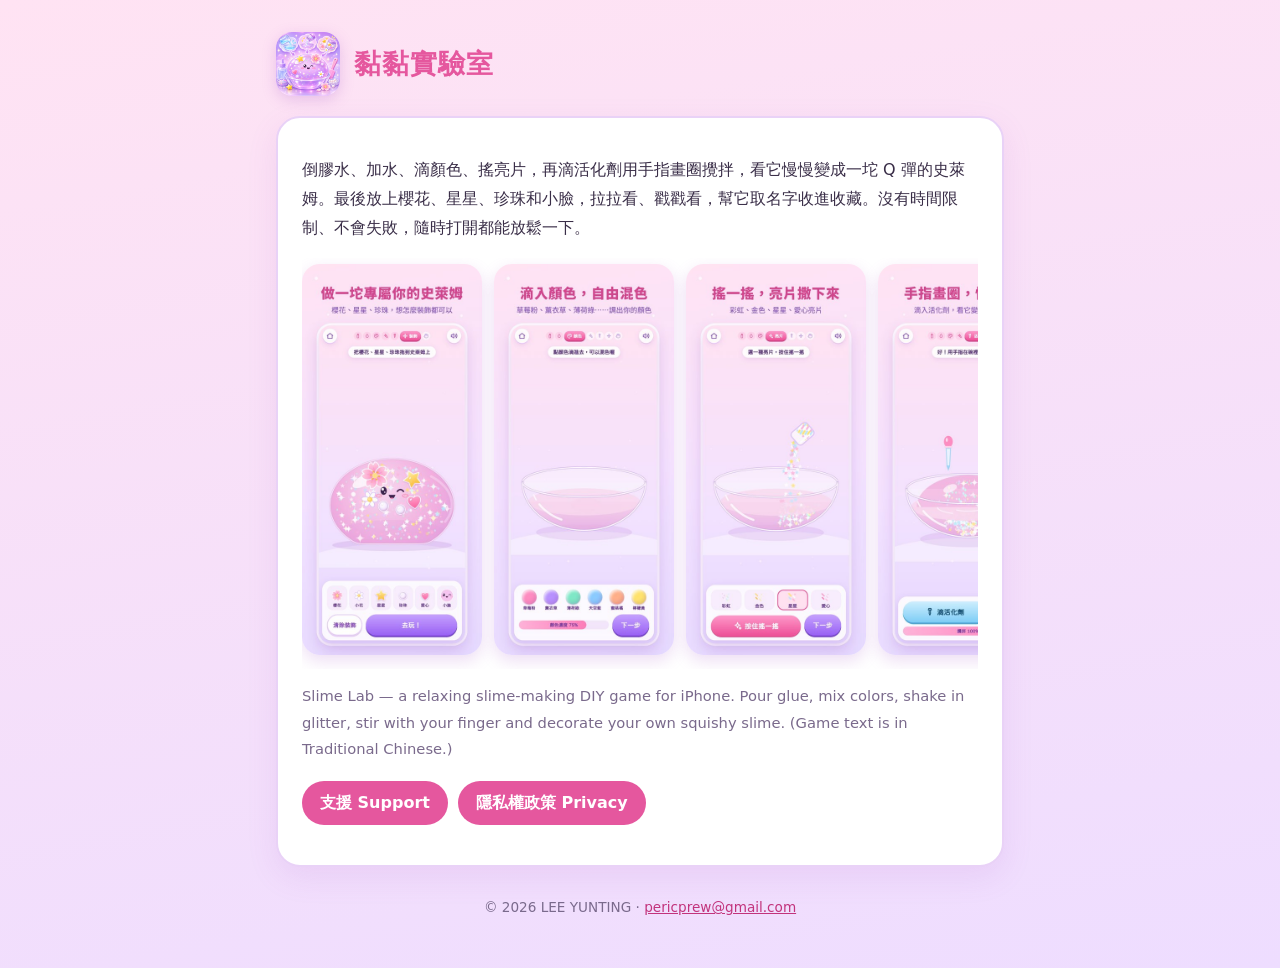
<file: index.html>
<!doctype html>
<html lang="zh-Hant">
<head>
<meta charset="utf-8"><meta name="viewport" content="width=device-width,initial-scale=1">
<title>黏黏實驗室 Slime DIY</title>
<meta name="description" content="黏黏實驗室 — 倒膠水、加顏色、撒亮片，親手做一坨專屬你的療癒史萊姆。">
<link rel="stylesheet" href="/style.css">
</head>
<body><div class="wrap">
<header><img src="/icon.png" alt=""><h1>黏黏實驗室</h1></header>
<div class="card">
<p>倒膠水、加水、滴顏色、搖亮片，再滴活化劑用手指畫圈攪拌，看它慢慢變成一坨 Q 彈的史萊姆。最後放上櫻花、星星、珍珠和小臉，拉拉看、戳戳看，幫它取名字收進收藏。沒有時間限制、不會失敗，隨時打開都能放鬆一下。</p>
<div class="shots">
<img src="/screens/01.jpg" alt="裝飾好的史萊姆"><img src="/screens/02.jpg" alt="滴入顏色"><img src="/screens/03.jpg" alt="撒亮片"><img src="/screens/04.jpg" alt="攪拌"><img src="/screens/05.jpg" alt="拉拉看"><img src="/screens/06.jpg" alt="取名字收藏">
</div>
<p class="muted">Slime Lab — a relaxing slime-making DIY game for iPhone. Pour glue, mix colors, shake in glitter, stir with your finger and decorate your own squishy slime. (Game text is in Traditional Chinese.)</p>
<nav><a href="/support/">支援 Support</a><a href="/privacy/">隱私權政策 Privacy</a></nav>
</div>
<footer>© 2026 LEE YUNTING · <a href="mailto:pericprew@gmail.com">pericprew@gmail.com</a></footer>
</div></body></html>
</file>
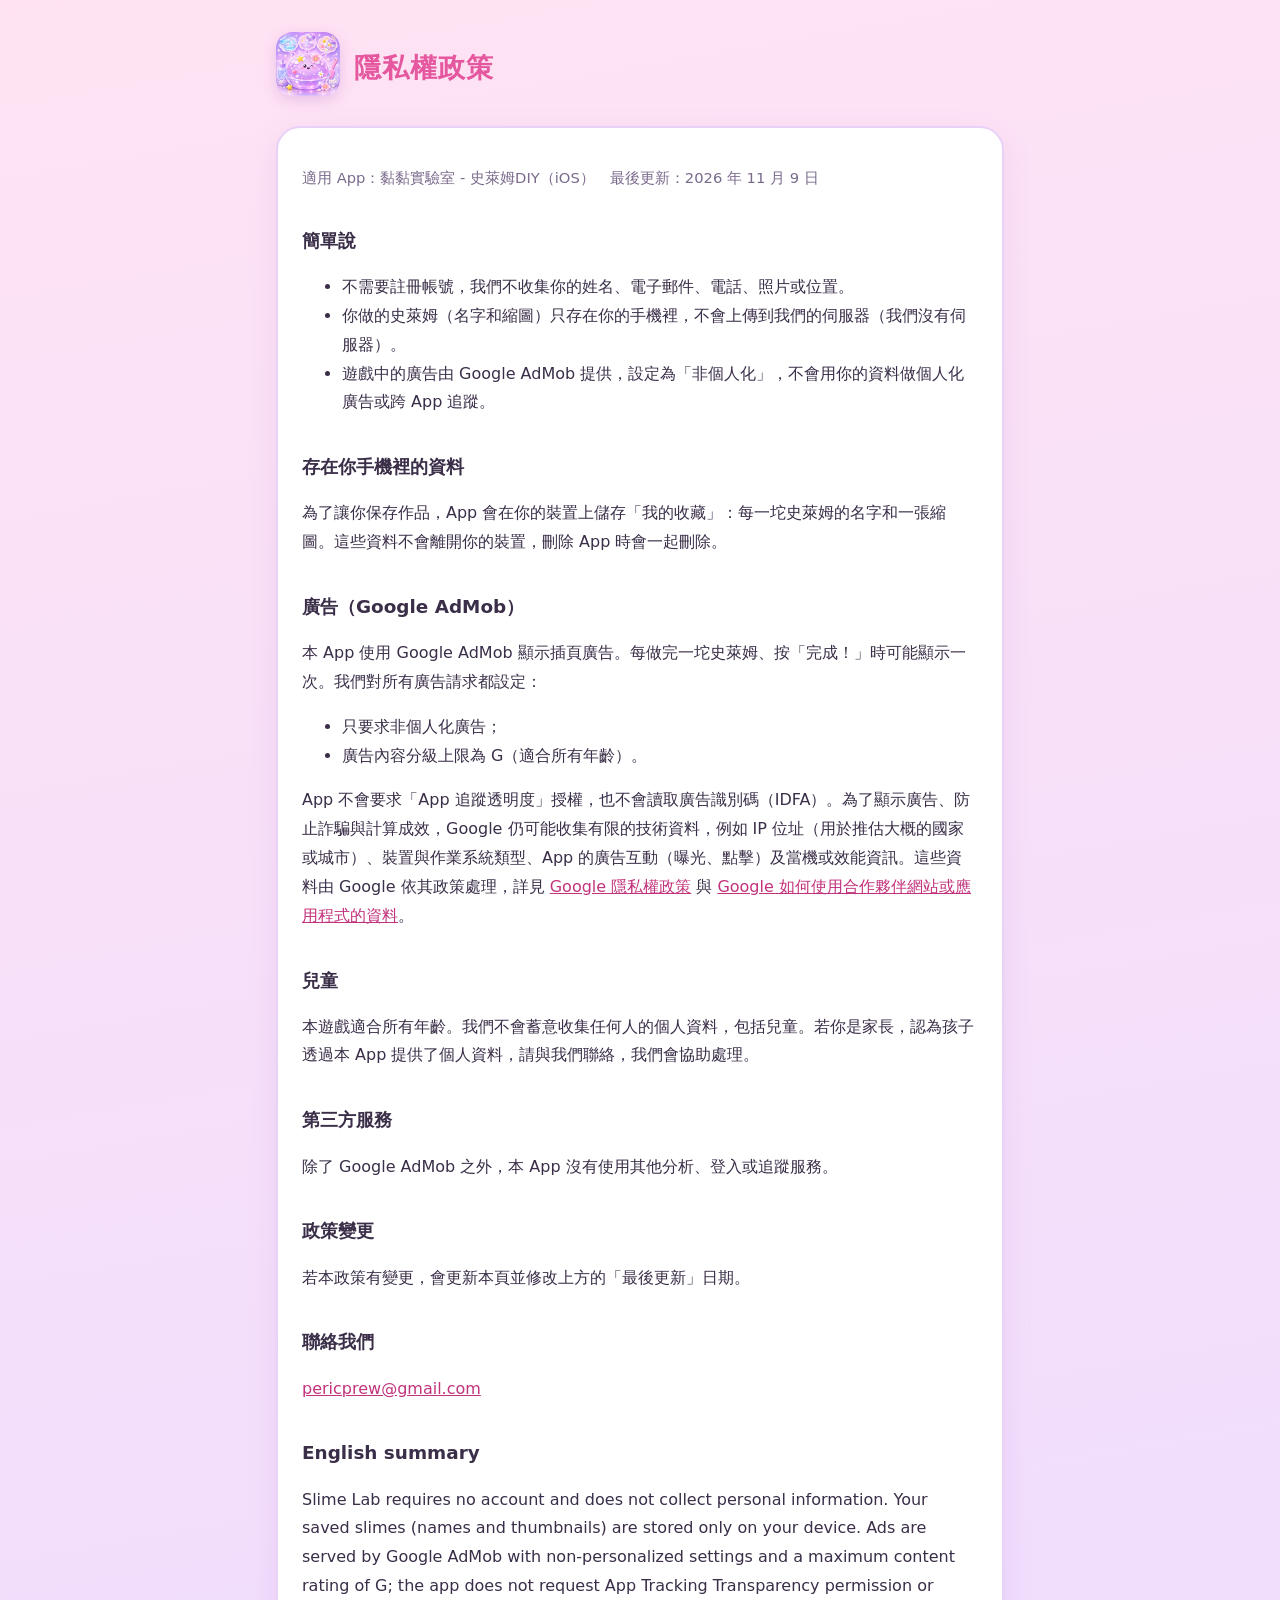
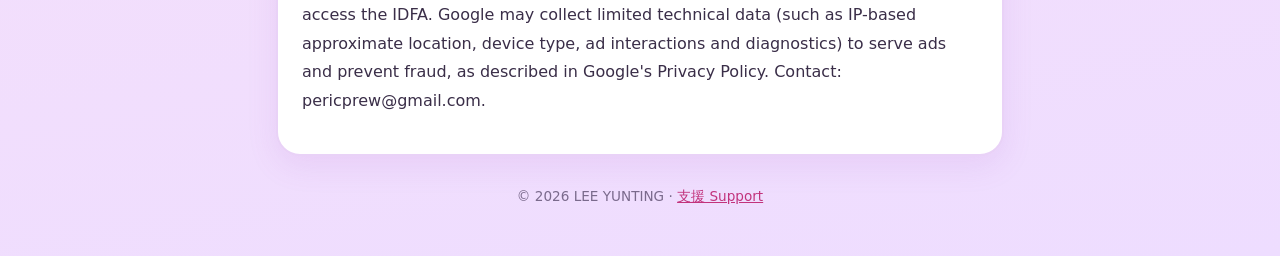
<file: privacy/index.html>
<!doctype html>
<html lang="zh-Hant">
<head>
<meta charset="utf-8"><meta name="viewport" content="width=device-width,initial-scale=1">
<title>隱私權政策 — 黏黏實驗室</title>
<link rel="stylesheet" href="/style.css">
</head>
<body><div class="wrap">
<header><a href="/"><img src="/icon.png" alt=""></a><h1>隱私權政策</h1></header>
<div class="card">
<p class="muted">適用 App：黏黏實驗室 - 史萊姆DIY（iOS）　最後更新：2026 年 11 月 9 日</p>

<h2>簡單說</h2>
<ul>
<li>不需要註冊帳號，我們不收集你的姓名、電子郵件、電話、照片或位置。</li>
<li>你做的史萊姆（名字和縮圖）只存在你的手機裡，不會上傳到我們的伺服器（我們沒有伺服器）。</li>
<li>遊戲中的廣告由 Google AdMob 提供，設定為「非個人化」，不會用你的資料做個人化廣告或跨 App 追蹤。</li>
</ul>

<h2>存在你手機裡的資料</h2>
<p>為了讓你保存作品，App 會在你的裝置上儲存「我的收藏」：每一坨史萊姆的名字和一張縮圖。這些資料不會離開你的裝置，刪除 App 時會一起刪除。</p>

<h2>廣告（Google AdMob）</h2>
<p>本 App 使用 Google AdMob 顯示插頁廣告。每做完一坨史萊姆、按「完成！」時可能顯示一次。我們對所有廣告請求都設定：</p>
<ul>
<li>只要求非個人化廣告；</li>
<li>廣告內容分級上限為 G（適合所有年齡）。</li>
</ul>
<p>App 不會要求「App 追蹤透明度」授權，也不會讀取廣告識別碼（IDFA）。為了顯示廣告、防止詐騙與計算成效，Google 仍可能收集有限的技術資料，例如 IP 位址（用於推估大概的國家或城市）、裝置與作業系統類型、App 的廣告互動（曝光、點擊）及當機或效能資訊。這些資料由 Google 依其政策處理，詳見 <a href="https://policies.google.com/privacy">Google 隱私權政策</a> 與 <a href="https://policies.google.com/technologies/partner-sites">Google 如何使用合作夥伴網站或應用程式的資料</a>。</p>

<h2>兒童</h2>
<p>本遊戲適合所有年齡。我們不會蓄意收集任何人的個人資料，包括兒童。若你是家長，認為孩子透過本 App 提供了個人資料，請與我們聯絡，我們會協助處理。</p>

<h2>第三方服務</h2>
<p>除了 Google AdMob 之外，本 App 沒有使用其他分析、登入或追蹤服務。</p>

<h2>政策變更</h2>
<p>若本政策有變更，會更新本頁並修改上方的「最後更新」日期。</p>

<h2>聯絡我們</h2>
<p><a href="mailto:pericprew@gmail.com">pericprew@gmail.com</a></p>

<h2>English summary</h2>
<p>Slime Lab requires no account and does not collect personal information. Your saved slimes (names and thumbnails) are stored only on your device. Ads are served by Google AdMob with non-personalized settings and a maximum content rating of G; the app does not request App Tracking Transparency permission or access the IDFA. Google may collect limited technical data (such as IP-based approximate location, device type, ad interactions and diagnostics) to serve ads and prevent fraud, as described in Google's Privacy Policy. Contact: pericprew@gmail.com.</p>
</div>
<footer>© 2026 LEE YUNTING · <a href="/support/">支援 Support</a></footer>
</div></body></html>
</file>
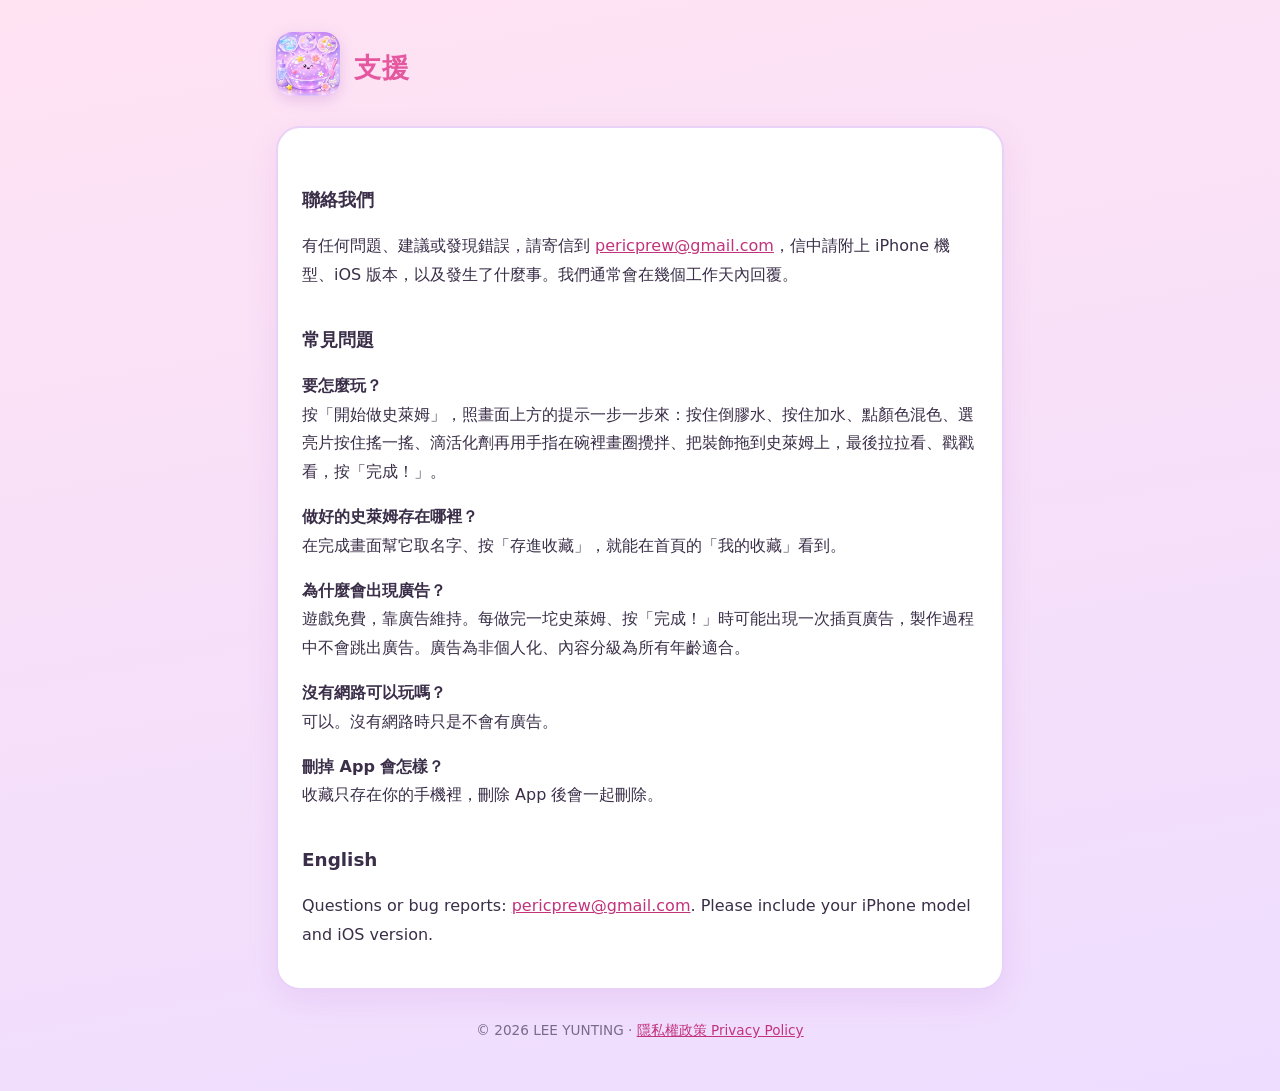
<file: support/index.html>
<!doctype html>
<html lang="zh-Hant">
<head>
<meta charset="utf-8"><meta name="viewport" content="width=device-width,initial-scale=1">
<title>支援 — 黏黏實驗室</title>
<link rel="stylesheet" href="/style.css">
</head>
<body><div class="wrap">
<header><a href="/"><img src="/icon.png" alt=""></a><h1>支援</h1></header>
<div class="card">
<h2>聯絡我們</h2>
<p>有任何問題、建議或發現錯誤，請寄信到 <a href="mailto:pericprew@gmail.com">pericprew@gmail.com</a>，信中請附上 iPhone 機型、iOS 版本，以及發生了什麼事。我們通常會在幾個工作天內回覆。</p>

<h2>常見問題</h2>
<p><strong>要怎麼玩？</strong><br>按「開始做史萊姆」，照畫面上方的提示一步一步來：按住倒膠水、按住加水、點顏色混色、選亮片按住搖一搖、滴活化劑再用手指在碗裡畫圈攪拌、把裝飾拖到史萊姆上，最後拉拉看、戳戳看，按「完成！」。</p>
<p><strong>做好的史萊姆存在哪裡？</strong><br>在完成畫面幫它取名字、按「存進收藏」，就能在首頁的「我的收藏」看到。</p>
<p><strong>為什麼會出現廣告？</strong><br>遊戲免費，靠廣告維持。每做完一坨史萊姆、按「完成！」時可能出現一次插頁廣告，製作過程中不會跳出廣告。廣告為非個人化、內容分級為所有年齡適合。</p>
<p><strong>沒有網路可以玩嗎？</strong><br>可以。沒有網路時只是不會有廣告。</p>
<p><strong>刪掉 App 會怎樣？</strong><br>收藏只存在你的手機裡，刪除 App 後會一起刪除。</p>

<h2>English</h2>
<p>Questions or bug reports: <a href="mailto:pericprew@gmail.com">pericprew@gmail.com</a>. Please include your iPhone model and iOS version.</p>
</div>
<footer>© 2026 LEE YUNTING · <a href="/privacy/">隱私權政策 Privacy Policy</a></footer>
</div></body></html>
</file>
<file: style.css>
:root{--bg:#F6E6FF;--card:#FFFFFF;--ink:#3A2E48;--soft:#7A6A8C;--pink:#E5579E;--line:#E9D2F7}
*{box-sizing:border-box}
body{margin:0;background:linear-gradient(170deg,#FFE3F3,#EEDDFF);min-height:100vh;color:var(--ink);font-family:"Noto Sans TC","PingFang TC","Microsoft JhengHei",system-ui,sans-serif;line-height:1.8}
.wrap{max-width:760px;margin:0 auto;padding:32px max(16px,env(safe-area-inset-left)) 48px}
header{display:flex;align-items:center;gap:14px;margin-bottom:20px}
header img{width:64px;height:64px;border-radius:16px;box-shadow:0 4px 14px rgba(170,90,200,.25)}
header a{color:inherit;text-decoration:none}
h1{font-size:1.7rem;margin:0;letter-spacing:.04em;color:var(--pink)}
h2{font-size:1.15rem;margin:1.8em 0 .4em}
.card{background:var(--card);border:2px solid var(--line);border-radius:24px;padding:22px 24px;box-shadow:0 10px 30px rgba(170,90,200,.12)}
p,li{color:var(--ink)} .muted{color:var(--soft);font-size:.92rem}
a{color:#C2337C}
nav{display:flex;gap:10px;flex-wrap:wrap;margin:18px 0}
nav a{background:var(--pink);color:#fff;font-weight:800;text-decoration:none;padding:8px 18px;border-radius:999px}
.shots{display:flex;gap:12px;overflow-x:auto;padding:6px 2px 14px;scroll-snap-type:x mandatory}
.shots img{width:180px;flex:none;border-radius:18px;scroll-snap-align:start;box-shadow:0 6px 16px rgba(170,90,200,.2)}
footer{margin-top:28px;color:var(--soft);font-size:.85rem;text-align:center}
</file>
